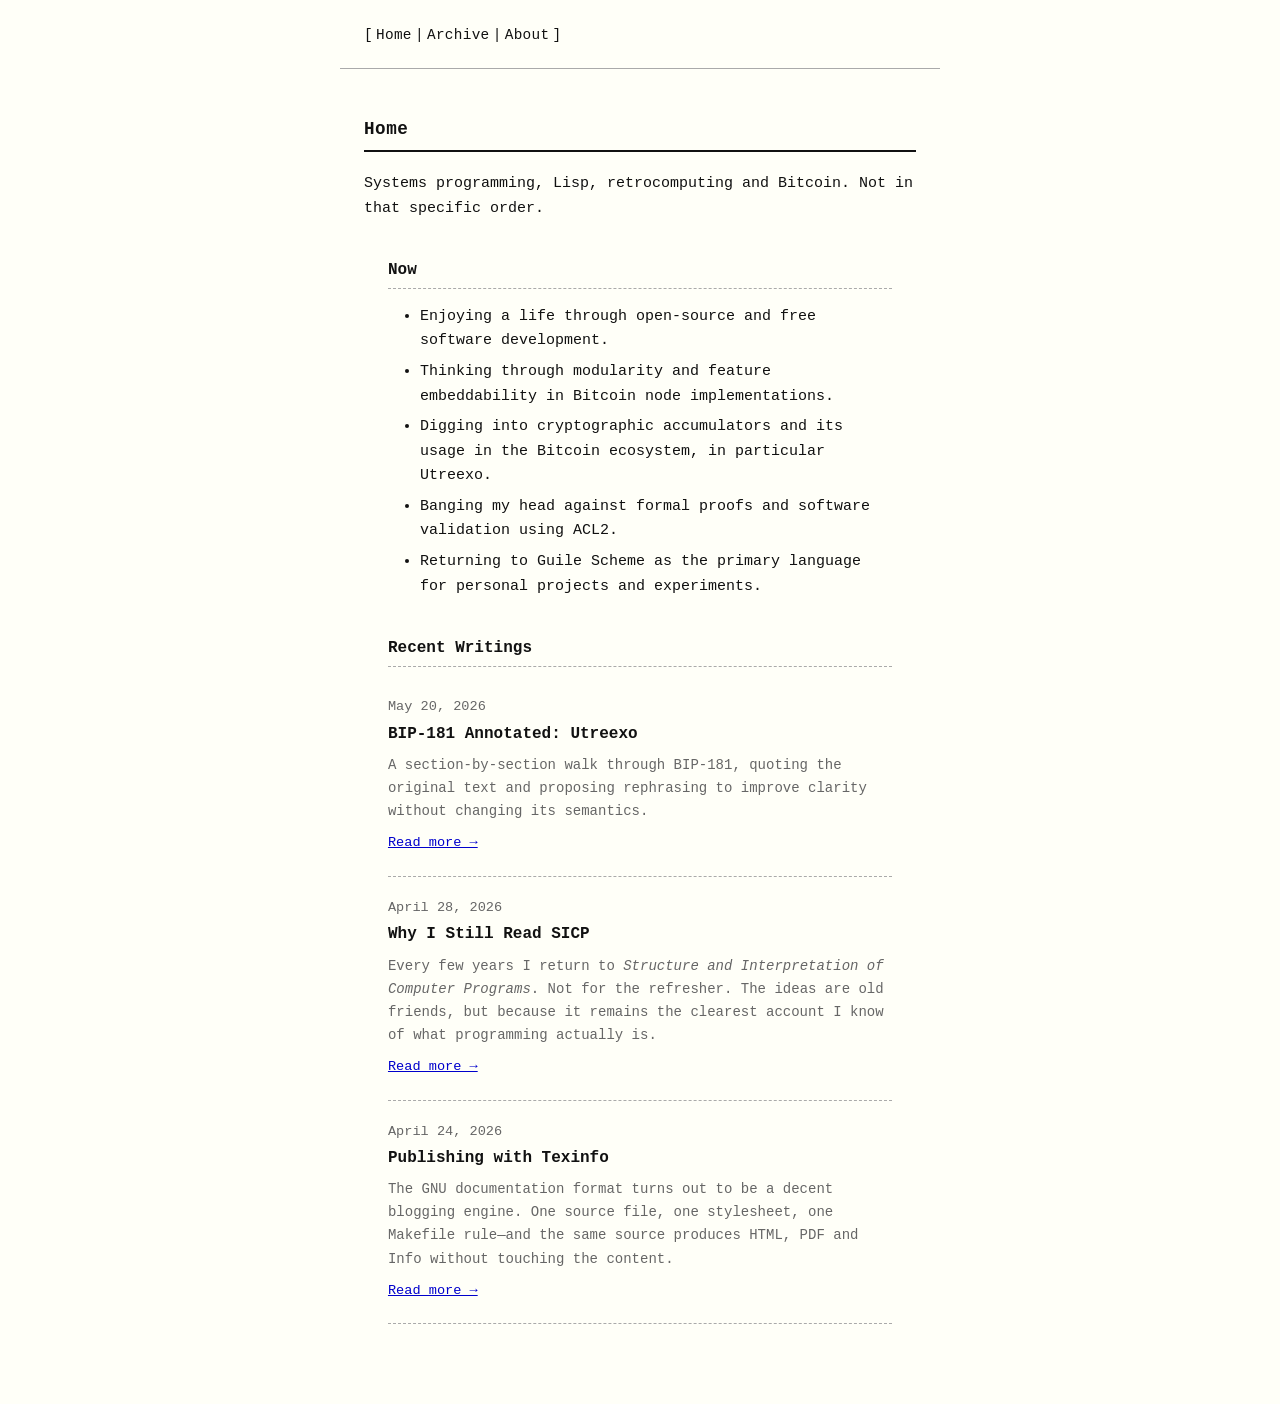
<file: index.html>
<!DOCTYPE html>
<html>
<!-- Created by GNU Texinfo 7.3, https://www.gnu.org/software/texinfo/ -->
<head>
<meta http-equiv="Content-Type" content="text/html; charset=utf-8">
<title>Home &mdash; 0xPage</title>

<meta name="description" content="Home &mdash; 0xPage">
<meta name="keywords" content="Home &mdash; 0xPage">
<meta name="resource-type" content="document">
<meta name="distribution" content="global">
<meta name="Generator" content="texi2any">
<meta name="viewport" content="width=device-width,initial-scale=1">

<link href="#Top" rel="start" title="Top">
<style type="text/css">
a.copiable-link {visibility: hidden; text-decoration: none; line-height: 0em}
span:hover a.copiable-link {visibility: visible}
ul.mark-bullet {list-style-type: disc}
</style>
<link rel="stylesheet" type="text/css" href="css/style.css">


</head>

<body>

<div class="top-level-extent" id="Top">
<h1 class="top" id="g_t0xPage"><span>0xPage<a class="copiable-link" href="#g_t0xPage"> &para;</a></span></h1>

<nav class="site-nav">
  [&thinsp;<a href="index.html">Home</a>&thinsp;|&thinsp;<a href="archive.html">Archive</a>&thinsp;|&thinsp;<a href="about.html">About</a>&thinsp;]
</nav>

<ul class="mini-toc">
<li><a href="#Home">Home</a></li>
</ul>
<div class="unnumbered-level-extent" id="Home">
<h2 class="unnumbered"><span>Home<a class="copiable-link" href="#Home"> &para;</a></span></h2>

<p>Systems programming, Lisp, retrocomputing and Bitcoin. Not in that specific order.
</p>
<ul class="mini-toc">
<li><a href="#Now">Now</a></li>
<li><a href="#Recent-Writings">Recent Writings</a></li>
</ul>
<div class="unnumberedsec-level-extent" id="Now">
<h3 class="unnumberedsec"><span>Now<a class="copiable-link" href="#Now"> &para;</a></span></h3>

<ul class="itemize mark-bullet">
<li>Enjoying a life through open-source and free software development.

</li><li>Thinking through modularity and feature embeddability in Bitcoin node
implementations.

</li><li>Digging into cryptographic accumulators and its usage in the Bitcoin ecosystem, in particular Utreexo.

</li><li>Banging my head against formal proofs and software validation using ACL2.

</li><li>Returning to Guile Scheme as the primary language for personal projects and
experiments.
</li></ul>

</div>
<div class="unnumberedsec-level-extent" id="Recent-Writings">
<h3 class="unnumberedsec"><span>Recent Writings<a class="copiable-link" href="#Recent-Writings"> &para;</a></span></h3>

<div class="post-list">

<article class="post-card">
<div class="post-meta">May 20, 2026</div>
<h2 class="post-title"><a href="article-bip181.html">BIP-181 Annotated: Utreexo</a></h2>
<p class="post-summary">A section-by-section walk through BIP-181, quoting the original text and proposing rephrasing to improve clarity without changing its semantics.</p>
<a class="read-more" href="article-bip181.html">Read more &rarr;</a>
</article>

<article class="post-card">
<div class="post-meta">April 28, 2026</div>
<h2 class="post-title"><a href="article-sicp.html">Why I Still Read SICP</a></h2>
<p class="post-summary">Every few years I return to <em>Structure and Interpretation of
Computer Programs</em>. Not for the refresher. The ideas are old friends, but because it remains the clearest account I know of what programming actually is.</p>
<a class="read-more" href="article-sicp.html">Read more &rarr;</a>
</article>

<article class="post-card">
<div class="post-meta">April 24, 2026</div>
<h2 class="post-title"><a href="article-texinfo.html">Publishing with Texinfo</a></h2>
<p class="post-summary">The GNU documentation format turns out to be a decent
blogging engine. One source file, one stylesheet, one Makefile rule&mdash;and
the same source produces HTML, PDF and Info without touching the content.</p>
<a class="read-more" href="article-texinfo.html">Read more &rarr;</a>
</article>

</div>

<script src="js/highlight.min.js"></script>
<script>
document.querySelectorAll('pre.example-preformatted').forEach(function (el) {
  hljs.highlightElement(el);
});
</script>
</div>
</div>
</div>



</body>
</html>
</file>
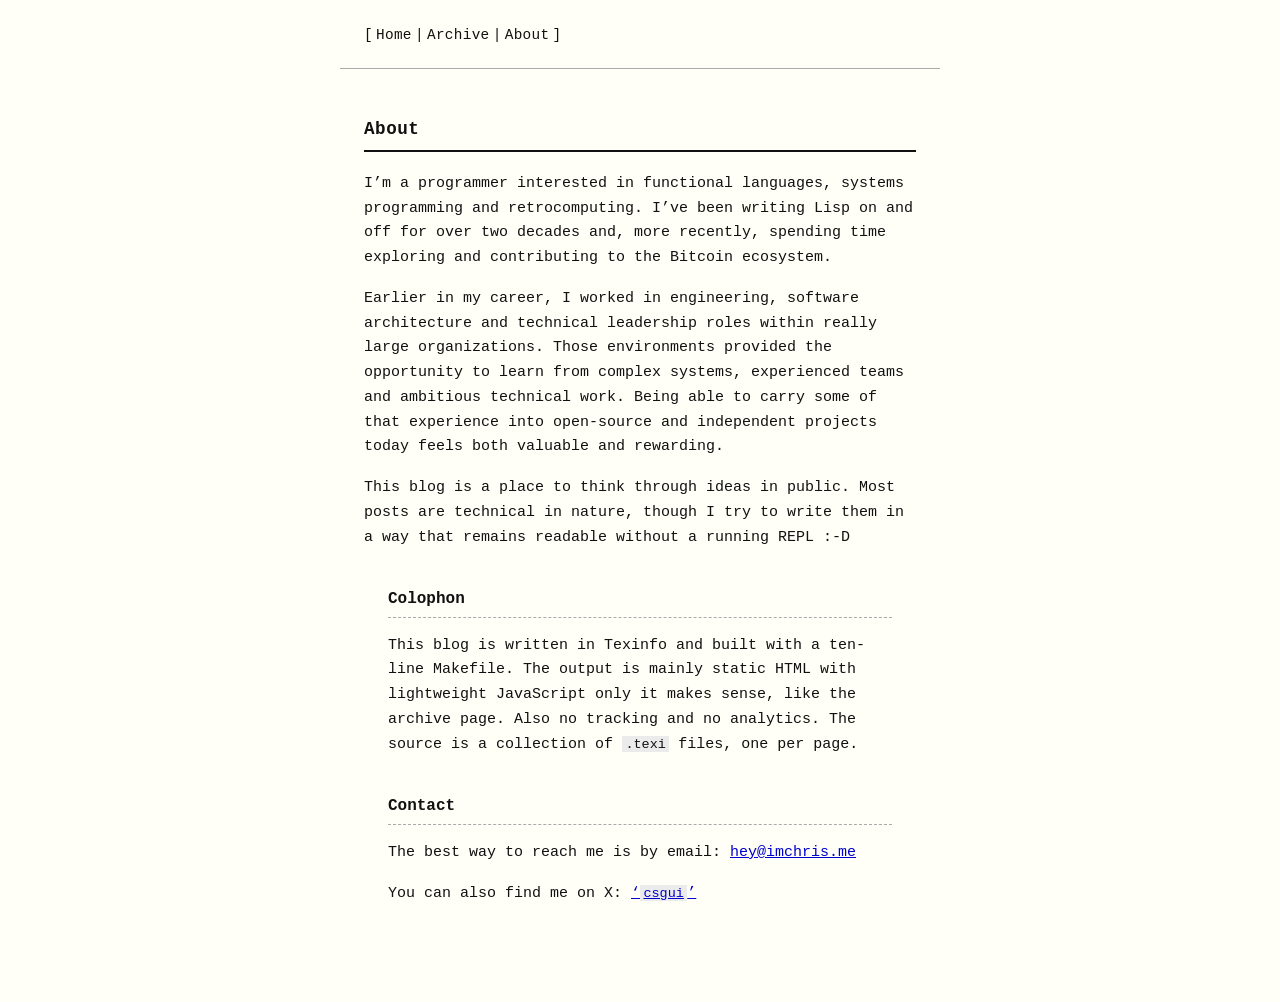
<file: about.html>
<!DOCTYPE html>
<html>
<!-- Created by GNU Texinfo 7.3, https://www.gnu.org/software/texinfo/ -->
<head>
<meta http-equiv="Content-Type" content="text/html; charset=utf-8">
<title>About &mdash; 0xPage</title>

<meta name="description" content="About &mdash; 0xPage">
<meta name="keywords" content="About &mdash; 0xPage">
<meta name="resource-type" content="document">
<meta name="distribution" content="global">
<meta name="Generator" content="texi2any">
<meta name="viewport" content="width=device-width,initial-scale=1">

<link href="#Top" rel="start" title="Top">
<style type="text/css">
a.copiable-link {visibility: hidden; text-decoration: none; line-height: 0em}
span:hover a.copiable-link {visibility: visible}
</style>
<link rel="stylesheet" type="text/css" href="css/style.css">


</head>

<body>

<div class="top-level-extent" id="Top">
<h1 class="top" id="g_t0xPage"><span>0xPage<a class="copiable-link" href="#g_t0xPage"> &para;</a></span></h1>

<nav class="site-nav">
  [&thinsp;<a href="index.html">Home</a>&thinsp;|&thinsp;<a href="archive.html">Archive</a>&thinsp;|&thinsp;<a href="about.html">About</a>&thinsp;]
</nav>

<ul class="mini-toc">
<li><a href="#About">About</a></li>
</ul>
<div class="unnumbered-level-extent" id="About">
<h2 class="unnumbered"><span>About<a class="copiable-link" href="#About"> &para;</a></span></h2>

<p>I’m a programmer interested in functional languages, systems programming and retrocomputing. I’ve been writing Lisp on and off for over two decades and, more recently, spending time exploring and contributing to the Bitcoin ecosystem.
</p>
<p>Earlier in my career, I worked in engineering, software architecture and technical leadership roles within really large organizations. Those environments provided the opportunity to learn from complex systems, experienced teams and ambitious technical work. Being able to carry some of that experience into open-source and independent projects today feels both valuable and rewarding.
</p>
<p>This blog is a place to think through ideas in public. Most posts are technical in nature, though I try to write them in a way that remains readable without a running REPL :-D
</p>
<ul class="mini-toc">
<li><a href="#Colophon">Colophon</a></li>
<li><a href="#Contact">Contact</a></li>
</ul>
<div class="unnumberedsec-level-extent" id="Colophon">
<h3 class="unnumberedsec"><span>Colophon<a class="copiable-link" href="#Colophon"> &para;</a></span></h3>

<p>This blog is written in Texinfo and built with a ten-line Makefile.
The output is mainly static HTML with lightweight JavaScript only it makes sense, like the archive page. Also no tracking and no analytics.
The source is a collection of <samp class="file">.texi</samp> files, one per page.
</p>
</div>
<div class="unnumberedsec-level-extent" id="Contact">
<h3 class="unnumberedsec"><span>Contact<a class="copiable-link" href="#Contact"> &para;</a></span></h3>

<p>The best way to reach me is by email: <a class="email" href="mailto:hey@imchris.me">hey@imchris.me</a>
</p>
<p>You can also find me on X: <a class="uref" href="https://x.com/csgui">&lsquo;<samp class="samp">csgui</samp>&rsquo;</a>
</p>
<script src="js/highlight.min.js"></script>
<script>
document.querySelectorAll('pre.example-preformatted').forEach(function (el) {
  hljs.highlightElement(el);
});
</script>
</div>
</div>
</div>



</body>
</html>
</file>
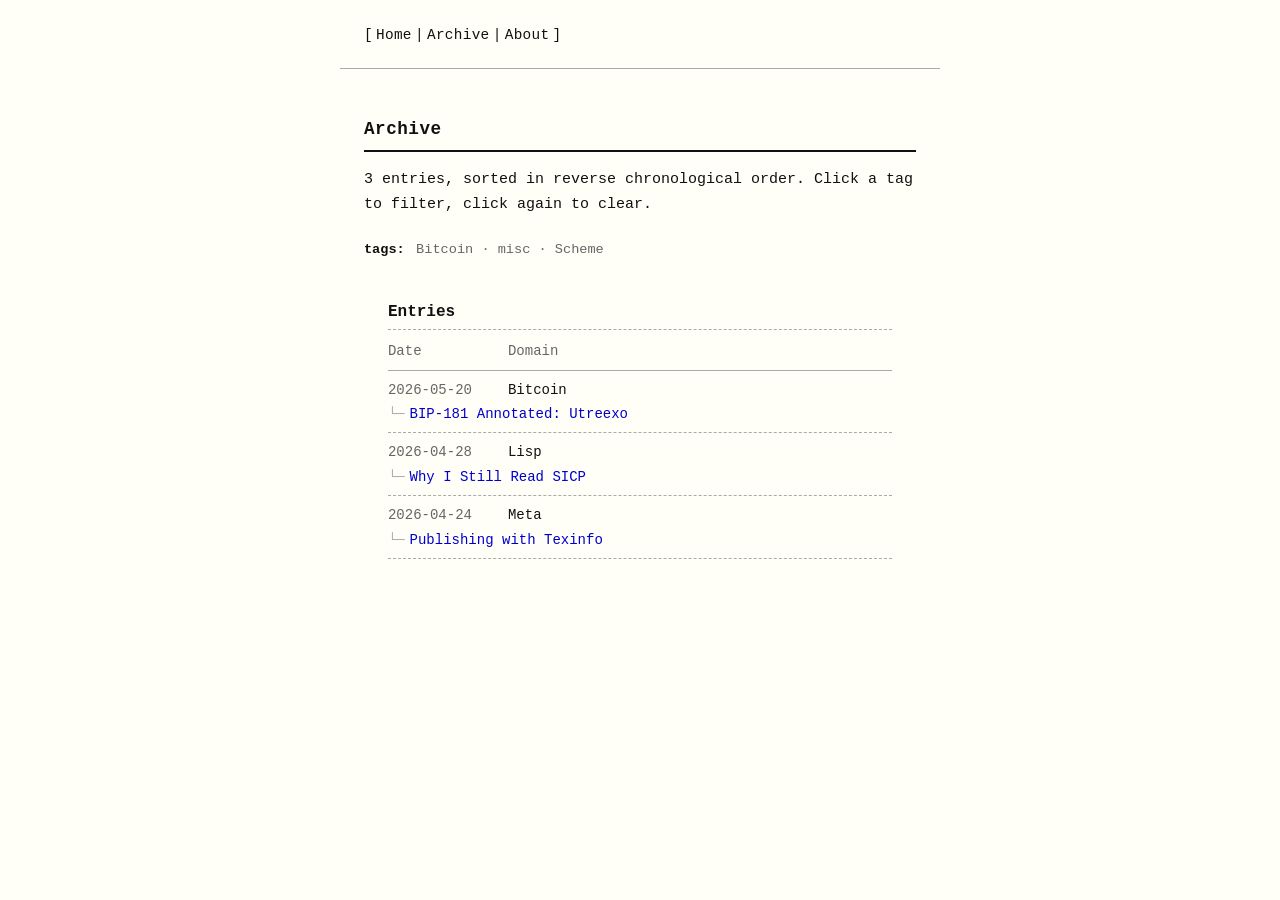
<file: archive.html>
<!DOCTYPE html>
<html>
<!-- Created by GNU Texinfo 7.3, https://www.gnu.org/software/texinfo/ -->
<head>
<meta http-equiv="Content-Type" content="text/html; charset=utf-8">
<title>Archive &mdash; 0xPage</title>

<meta name="description" content="Archive &mdash; 0xPage">
<meta name="keywords" content="Archive &mdash; 0xPage">
<meta name="resource-type" content="document">
<meta name="distribution" content="global">
<meta name="Generator" content="texi2any">
<meta name="viewport" content="width=device-width,initial-scale=1">

<link href="#Top" rel="start" title="Top">
<style type="text/css">
a.copiable-link {visibility: hidden; text-decoration: none; line-height: 0em}
span:hover a.copiable-link {visibility: visible}
</style>
<link rel="stylesheet" type="text/css" href="css/style.css">


</head>

<body>

<div class="top-level-extent" id="Top">
<h1 class="top" id="g_t0xPage"><span>0xPage<a class="copiable-link" href="#g_t0xPage"> &para;</a></span></h1>

<nav class="site-nav">
  [&thinsp;<a href="index.html">Home</a>&thinsp;|&thinsp;<a href="archive.html">Archive</a>&thinsp;|&thinsp;<a href="about.html">About</a>&thinsp;]
</nav>

<ul class="mini-toc">
<li><a href="#Archive">Archive</a></li>
</ul>
<div class="unnumbered-level-extent" id="Archive">
<h2 class="unnumbered"><span>Archive<a class="copiable-link" href="#Archive"> &para;</a></span></h2>

<p class="archive-summary"><span class="archive-count">3 entries</span>, sorted in reverse chronological order. Click a tag to filter, click again to clear.</p>

<div class="tag-cloud">
  <span class="tag-label">tags:</span>
  <span class="tag" data-tag="Bitcoin">Bitcoin</span> &middot;
  <span class="tag" data-tag="misc">misc</span> &middot;
  <span class="tag" data-tag="Scheme">Scheme</span>
</div>

<ul class="mini-toc">
<li><a href="#Entries">Entries</a></li>
</ul>
<div class="unnumberedsec-level-extent" id="Entries">
<h3 class="unnumberedsec"><span>Entries<a class="copiable-link" href="#Entries"> &para;</a></span></h3>

<div class="archive-table">
  <div class="archive-col-header">
    <span>Date</span>
    <span>Domain</span>
  </div>

<div class="archive-entry" data-tags="Bitcoin">
    <div class="entry-meta"><span class="entry-date">2026-05-20</span><span class="entry-domain">Bitcoin</span></div>
    <a class="entry-link" href="article-bip181.html"><span class="tree-char">&#x2514;&#x2500;</span>BIP-181 Annotated: Utreexo</a>
  </div>

  <div class="archive-entry" data-tags="Scheme">
    <div class="entry-meta"><span class="entry-date">2026-04-28</span><span class="entry-domain">Lisp</span></div>
    <a class="entry-link" href="article-sicp.html"><span class="tree-char">&#x2514;&#x2500;</span>Why I Still Read SICP</a>
  </div>

  <div class="archive-entry" data-tags="misc">
    <div class="entry-meta"><span class="entry-date">2026-04-24</span><span class="entry-domain">Meta</span></div>
    <a class="entry-link" href="article-texinfo.html"><span class="tree-char">&#x2514;&#x2500;</span>Publishing with Texinfo</a>
  </div>

</div>

<script src="js/archive.js"></script>

<script src="js/highlight.min.js"></script>
<script>
document.querySelectorAll('pre.example-preformatted').forEach(function (el) {
  hljs.highlightElement(el);
});
</script>
</div>
</div>
</div>



</body>
</html>
</file>
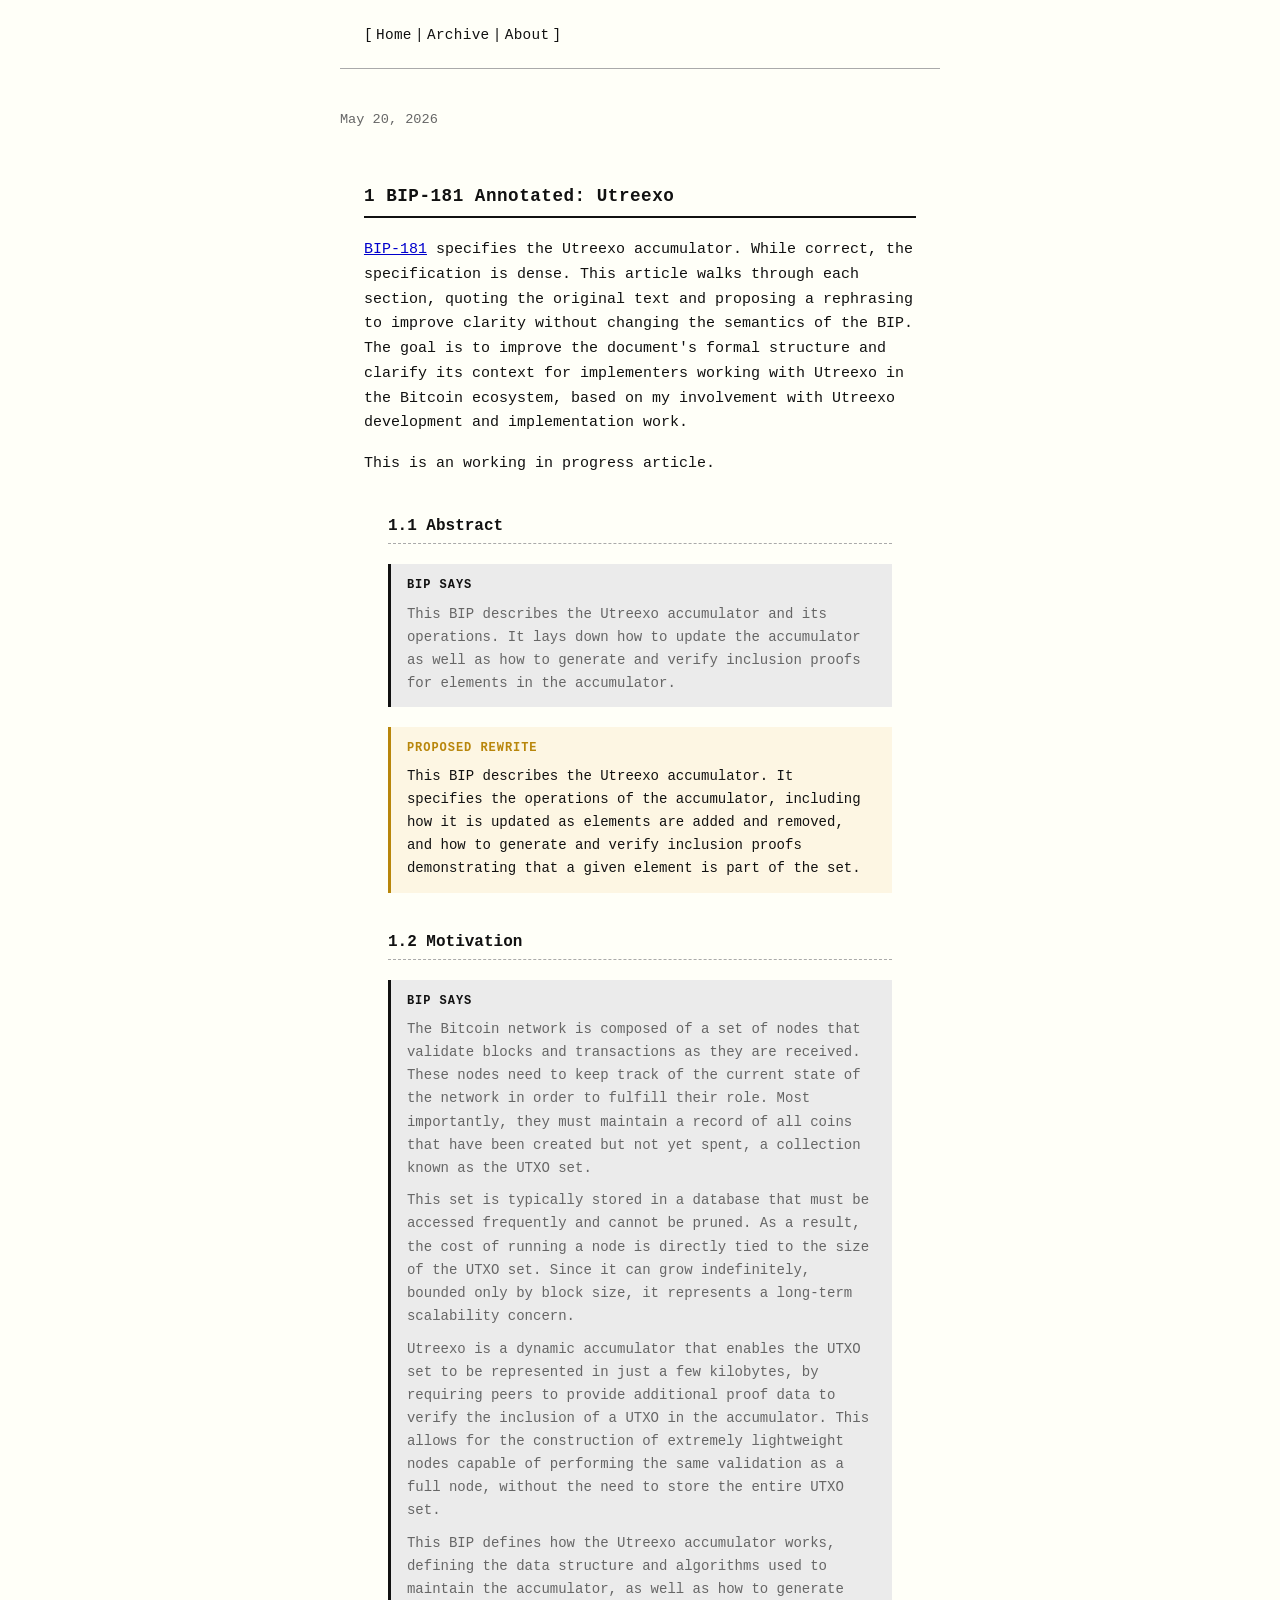
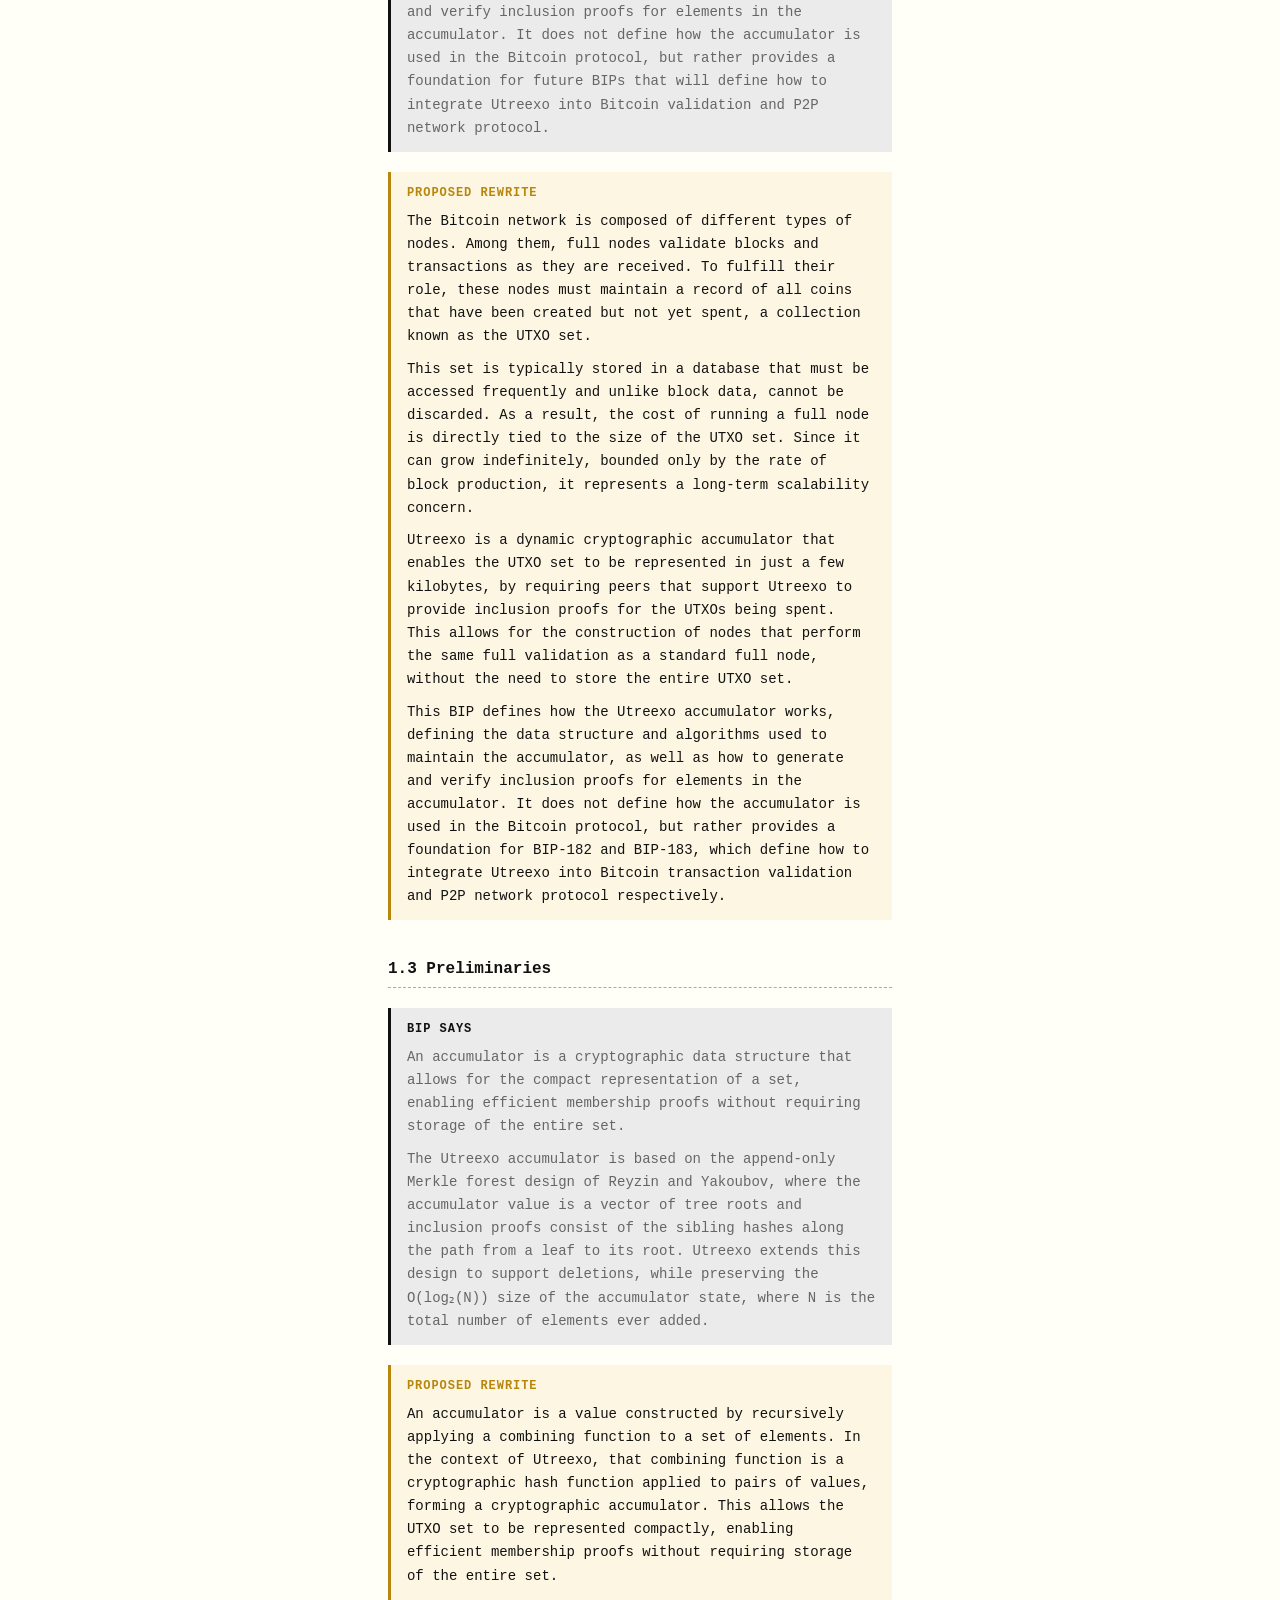
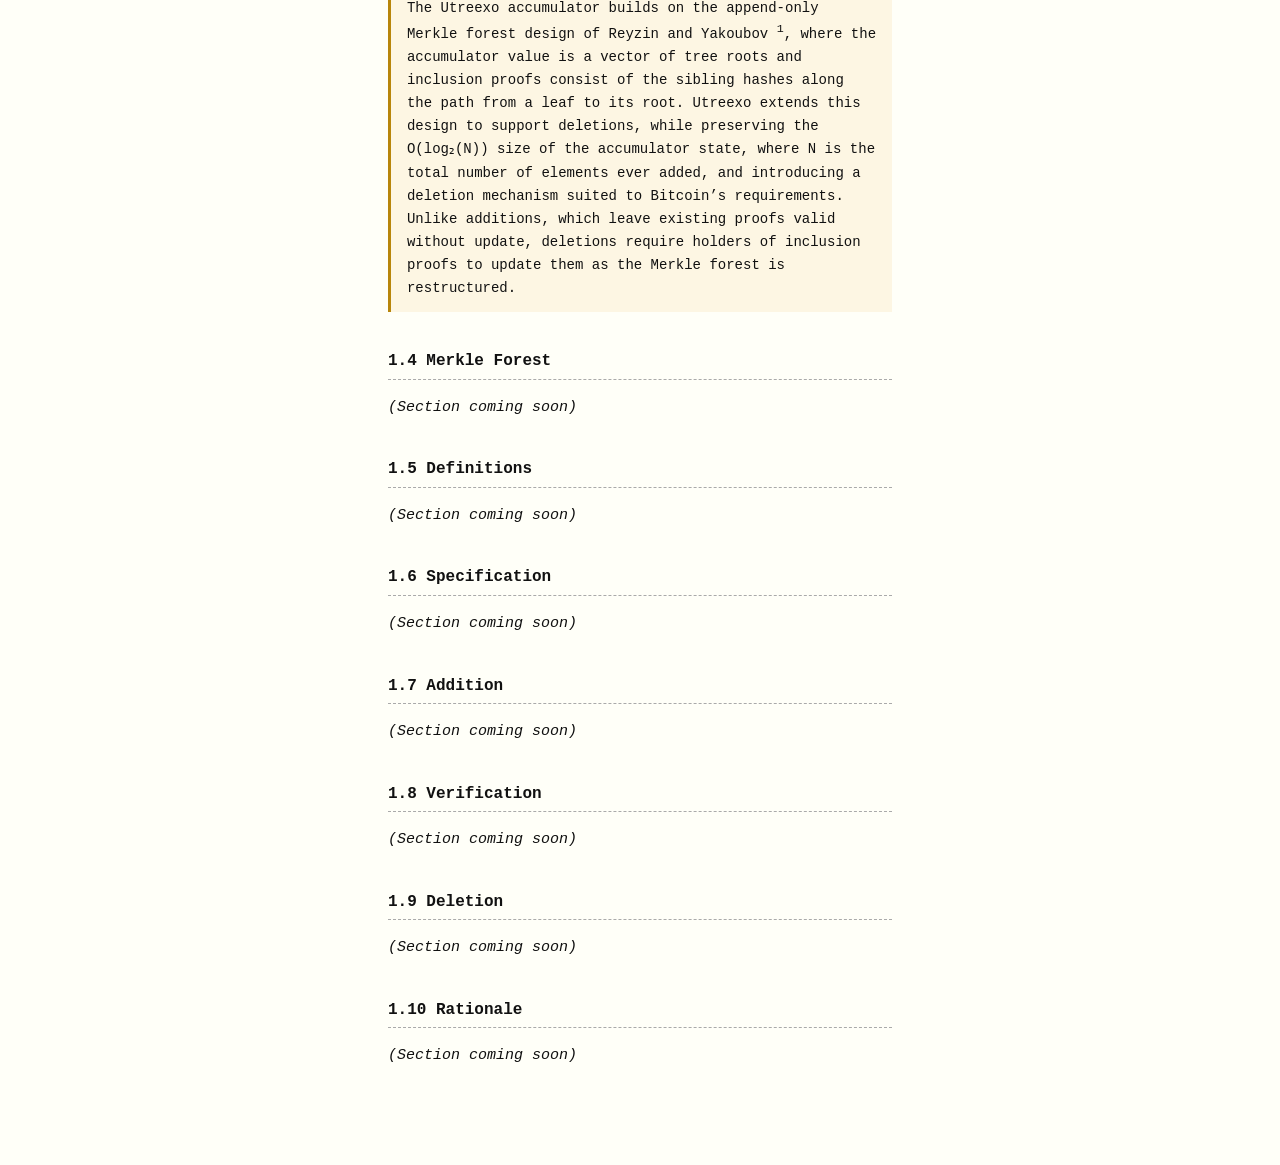
<file: article-bip181.html>
<!DOCTYPE html>
<html>
<!-- Created by GNU Texinfo 7.3, https://www.gnu.org/software/texinfo/ -->
<head>
<meta http-equiv="Content-Type" content="text/html; charset=utf-8">
<title>BIP-181 Annotated: Utreexo for humans &mdash; 0xPage</title>

<meta name="description" content="BIP-181 Annotated: Utreexo for humans &mdash; 0xPage">
<meta name="keywords" content="BIP-181 Annotated: Utreexo for humans &mdash; 0xPage">
<meta name="resource-type" content="document">
<meta name="distribution" content="global">
<meta name="Generator" content="texi2any">
<meta name="viewport" content="width=device-width,initial-scale=1">

<link href="#Top" rel="start" title="Top">
<style type="text/css">
a.copiable-link {visibility: hidden; text-decoration: none; line-height: 0em}
span:hover a.copiable-link {visibility: visible}
</style>
<link rel="stylesheet" type="text/css" href="css/style.css">


</head>

<body>

<div class="top-level-extent" id="Top">
<h1 class="top" id="g_t0xPage"><span>0xPage<a class="copiable-link" href="#g_t0xPage"> &para;</a></span></h1>

<nav class="site-nav">
  [&thinsp;<a href="index.html">Home</a>&thinsp;|&thinsp;<a href="archive.html">Archive</a>&thinsp;|&thinsp;<a href="about.html">About</a>&thinsp;]
</nav>

<div class="post-meta">May 20, 2026</div>

<ul class="mini-toc">
<li><a href="#BIP_002d181-Annotated_003a-Utreexo">BIP-181 Annotated: Utreexo</a></li>
</ul>
<div class="chapter-level-extent" id="BIP_002d181-Annotated_003a-Utreexo">
<h2 class="chapter"><span>1 BIP-181 Annotated: Utreexo<a class="copiable-link" href="#BIP_002d181-Annotated_003a-Utreexo"> &para;</a></span></h2>

<p>
<a href="https://github.com/utreexo/biptreexo/blob/main/bip-0181.md">BIP-181</a>
specifies the Utreexo accumulator. While correct, the specification is dense. This article walks through each section, quoting the original text and proposing a rephrasing to improve clarity without changing the semantics of the BIP. The goal is to improve the document's formal structure and clarify its context for implementers working with Utreexo in the Bitcoin ecosystem, based on my involvement with Utreexo development and implementation work.
</p>
<p>This is an working in progress article.</p>

<ul class="mini-toc">
<li><a href="#Abstract">Abstract</a></li>
<li><a href="#Motivation">Motivation</a></li>
<li><a href="#Preliminaries">Preliminaries</a></li>
<li><a href="#Merkle-Forest">Merkle Forest</a></li>
<li><a href="#Definitions">Definitions</a></li>
<li><a href="#Specification">Specification</a></li>
<li><a href="#Addition">Addition</a></li>
<li><a href="#Verification">Verification</a></li>
<li><a href="#Deletion">Deletion</a></li>
<li><a href="#Rationale">Rationale</a></li>
</ul>
<div class="section-level-extent" id="Abstract">
<h3 class="section"><span>1.1 Abstract<a class="copiable-link" href="#Abstract"> &para;</a></span></h3>

<blockquote class="original">
<span class="original-label">BIP says</span>
<p>
This BIP describes the Utreexo accumulator and its operations. It lays down
how to update the accumulator as well as how to generate and verify inclusion
proofs for elements in the accumulator.
</p>
</blockquote>

<div class="proposed">
<span class="proposed-label">Proposed rewrite</span>
<p>
This BIP describes the Utreexo accumulator. It specifies the operations of the accumulator,
including how it is updated as elements are added and removed, and how to generate and verify
inclusion proofs demonstrating that a given element is part of the set.
</p>
</div>

</div>
<div class="section-level-extent" id="Motivation">
<h3 class="section"><span>1.2 Motivation<a class="copiable-link" href="#Motivation"> &para;</a></span></h3>

<blockquote class="original">
<span class="original-label">BIP says</span>
<p>
The Bitcoin network is composed of a set of nodes that validate blocks and
transactions as they are received. These nodes need to keep track of the
current state of the network in order to fulfill their role. Most
importantly, they must maintain a record of all coins that have been created
but not yet spent, a collection known as the UTXO set.
</p>
<p>
This set is typically stored in a database that must be accessed frequently
and cannot be pruned. As a result, the cost of running a node is directly
tied to the size of the UTXO set. Since it can grow indefinitely, bounded
only by block size, it represents a long-term scalability concern.
</p>
<p>
Utreexo is a dynamic accumulator that enables the UTXO set to be represented
in just a few kilobytes, by requiring peers to provide additional proof data
to verify the inclusion of a UTXO in the accumulator. This allows for the
construction of extremely lightweight nodes capable of performing the same
validation as a full node, without the need to store the entire UTXO set.
</p>
<p>
This BIP defines how the Utreexo accumulator works, defining the data
structure and algorithms used to maintain the accumulator, as well as how to
generate and verify inclusion proofs for elements in the accumulator. It does
not define how the accumulator is used in the Bitcoin protocol, but rather
provides a foundation for future BIPs that will define how to integrate
Utreexo into Bitcoin validation and P2P network protocol.
</p>
</blockquote>

<div class="proposed">
<span class="proposed-label">Proposed rewrite</span>
<p>
The Bitcoin network is composed of different types of nodes. Among them, full nodes validate
blocks and transactions as they are received. To fulfill their role, these nodes must maintain
a record of all coins that have been created but not yet spent, a collection known as the UTXO set.
</p>
<p>
This set is typically stored in a database that must be accessed frequently and unlike block
data, cannot be discarded. As a result, the cost of running a full node is directly tied to
the size of the UTXO set. Since it can grow indefinitely, bounded only by the rate of block
production, it represents a long-term scalability concern.
</p>
<p>
Utreexo is a dynamic cryptographic accumulator that enables the UTXO set to be represented
in just a few kilobytes, by requiring peers that support Utreexo to provide inclusion proofs
for the UTXOs being spent. This allows for the construction of nodes that perform the same
full validation as a standard full node, without the need to store the entire UTXO set.
</p>
<p>
This BIP defines how the Utreexo accumulator works, defining the data structure and algorithms
used to maintain the accumulator, as well as how to generate and verify inclusion proofs for
elements in the accumulator. It does not define how the accumulator is used in the Bitcoin
protocol, but rather provides a foundation for BIP-182 and BIP-183, which define how to
integrate Utreexo into Bitcoin transaction validation and P2P network protocol respectively.
</p>
</div>

</div>
<div class="section-level-extent" id="Preliminaries">
<h3 class="section"><span>1.3 Preliminaries<a class="copiable-link" href="#Preliminaries"> &para;</a></span></h3>

<blockquote class="original">
<span class="original-label">BIP says</span>
<p>
An accumulator is a cryptographic data structure that allows for the compact representation
of a set, enabling efficient membership proofs without requiring storage of the entire set.
</p>
<p>
The Utreexo accumulator is based on the append-only Merkle forest design of Reyzin and
Yakoubov, where the accumulator value is a vector of tree roots and inclusion proofs consist
of the sibling hashes along the path from a leaf to its root. Utreexo extends this design
to support deletions, while preserving the O(log&#x2082;(N)) size of the accumulator state,
where N is the total number of elements ever added.
</p>
</blockquote>

<div class="proposed">
<span class="proposed-label">Proposed rewrite</span>
<p>
An accumulator is a value constructed by recursively applying a combining function to a set
of elements. In the context of Utreexo, that combining function is a cryptographic hash
function applied to pairs of values, forming a cryptographic accumulator. This allows the
UTXO set to be represented compactly, enabling efficient membership proofs without requiring
storage of the entire set.
</p>
<p>
The Utreexo accumulator builds on the append-only Merkle forest design of Reyzin and
Yakoubov&nbsp;<sup>1</sup>, where the accumulator value is a vector of tree roots and inclusion
proofs consist of the sibling hashes along the path from a leaf to its root. Utreexo extends
this design to support deletions, while preserving the O(log&#x2082;(N)) size of the
accumulator state, where N is the total number of elements ever added, and introducing a
deletion mechanism suited to Bitcoin&rsquo;s requirements. Unlike additions, which leave
existing proofs valid without update, deletions require holders of inclusion proofs to update
them as the Merkle forest is restructured.
</p>
</div>

</div>
<div class="section-level-extent" id="Merkle-Forest">
<h3 class="section"><span>1.4 Merkle Forest<a class="copiable-link" href="#Merkle-Forest"> &para;</a></span></h3>

<p><em class="emph">(Section coming soon)</em>
</p>
</div>
<div class="section-level-extent" id="Definitions">
<h3 class="section"><span>1.5 Definitions<a class="copiable-link" href="#Definitions"> &para;</a></span></h3>

<p><em class="emph">(Section coming soon)</em>
</p>
</div>
<div class="section-level-extent" id="Specification">
<h3 class="section"><span>1.6 Specification<a class="copiable-link" href="#Specification"> &para;</a></span></h3>

<p><em class="emph">(Section coming soon)</em>
</p>
</div>
<div class="section-level-extent" id="Addition">
<h3 class="section"><span>1.7 Addition<a class="copiable-link" href="#Addition"> &para;</a></span></h3>

<p><em class="emph">(Section coming soon)</em>
</p>
</div>
<div class="section-level-extent" id="Verification">
<h3 class="section"><span>1.8 Verification<a class="copiable-link" href="#Verification"> &para;</a></span></h3>

<p><em class="emph">(Section coming soon)</em>
</p>
</div>
<div class="section-level-extent" id="Deletion">
<h3 class="section"><span>1.9 Deletion<a class="copiable-link" href="#Deletion"> &para;</a></span></h3>

<p><em class="emph">(Section coming soon)</em>
</p>
</div>
<div class="section-level-extent" id="Rationale">
<h3 class="section"><span>1.10 Rationale<a class="copiable-link" href="#Rationale"> &para;</a></span></h3>

<p><em class="emph">(Section coming soon)</em>
</p>
<script src="js/highlight.min.js"></script>
<script>
document.querySelectorAll('pre.example-preformatted').forEach(function (el) {
  hljs.highlightElement(el);
});
</script>

</div>
</div>
</div>



</body>
</html>
</file>
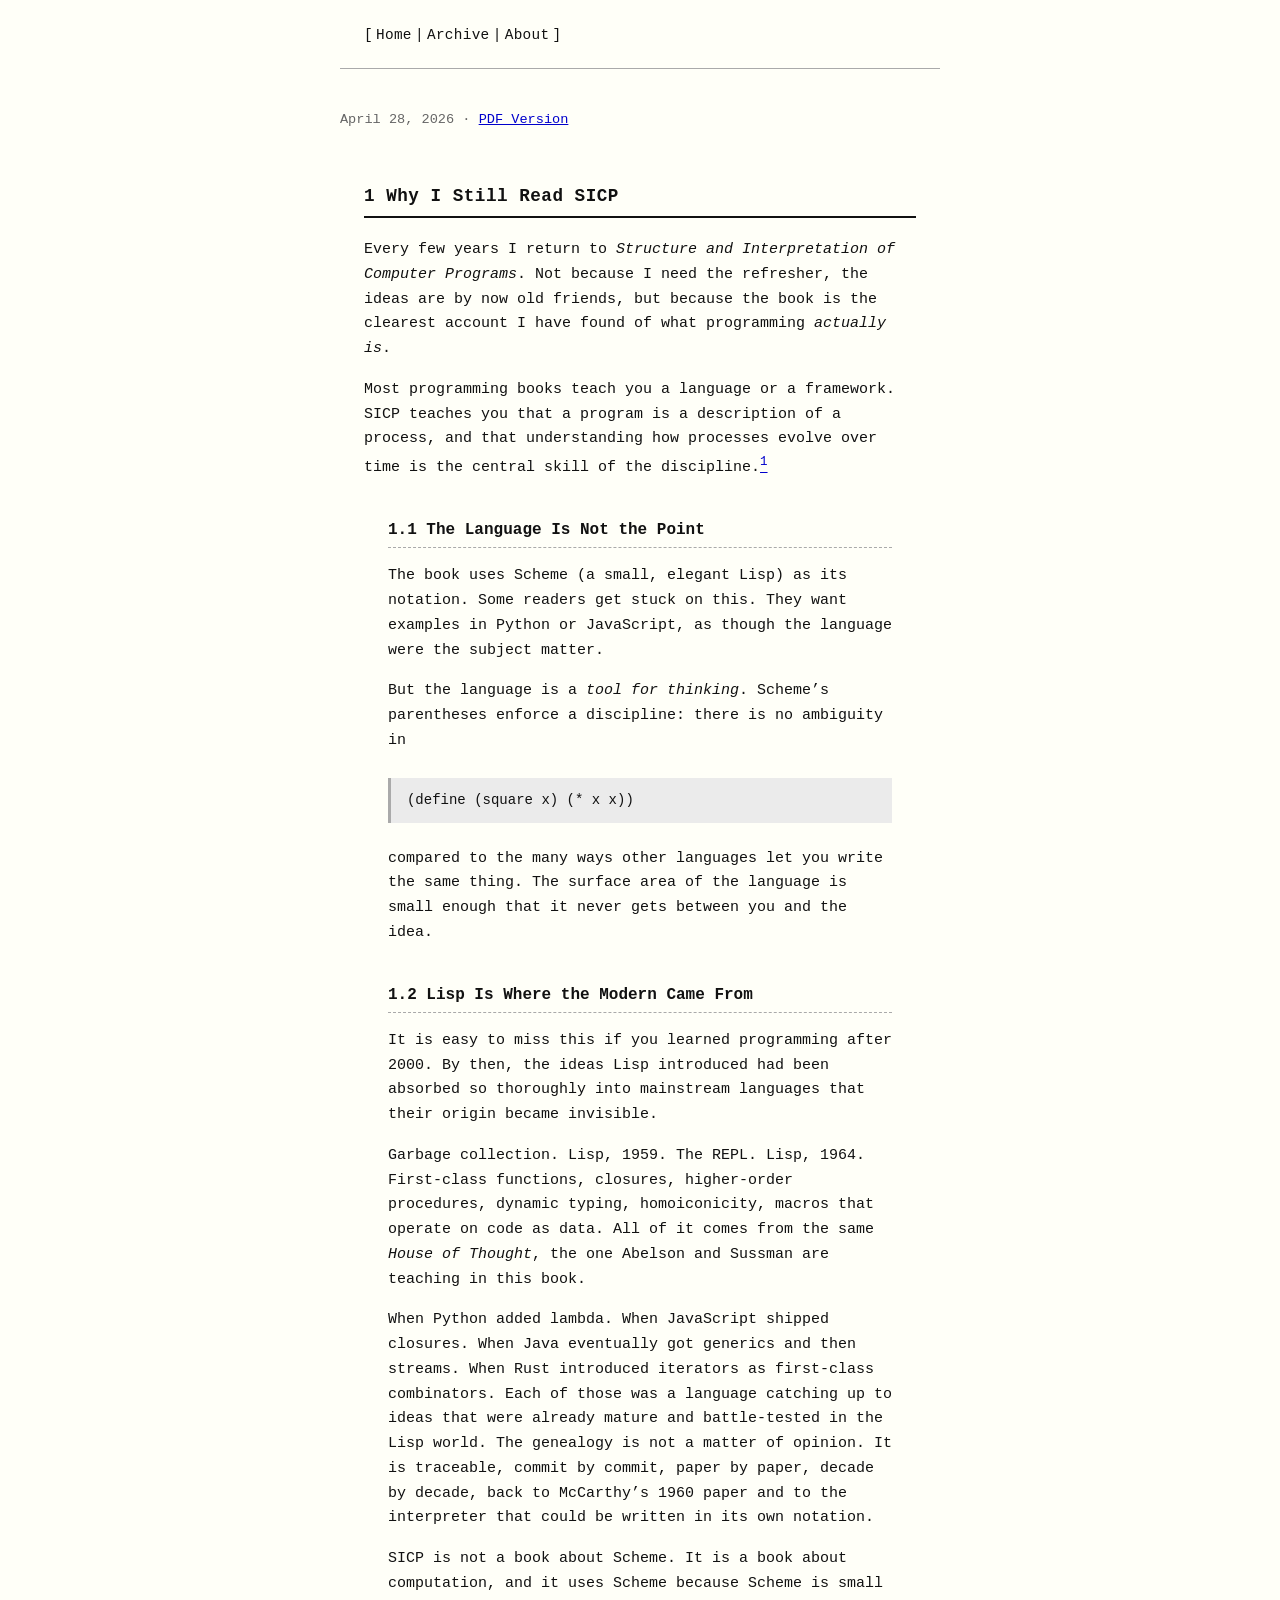
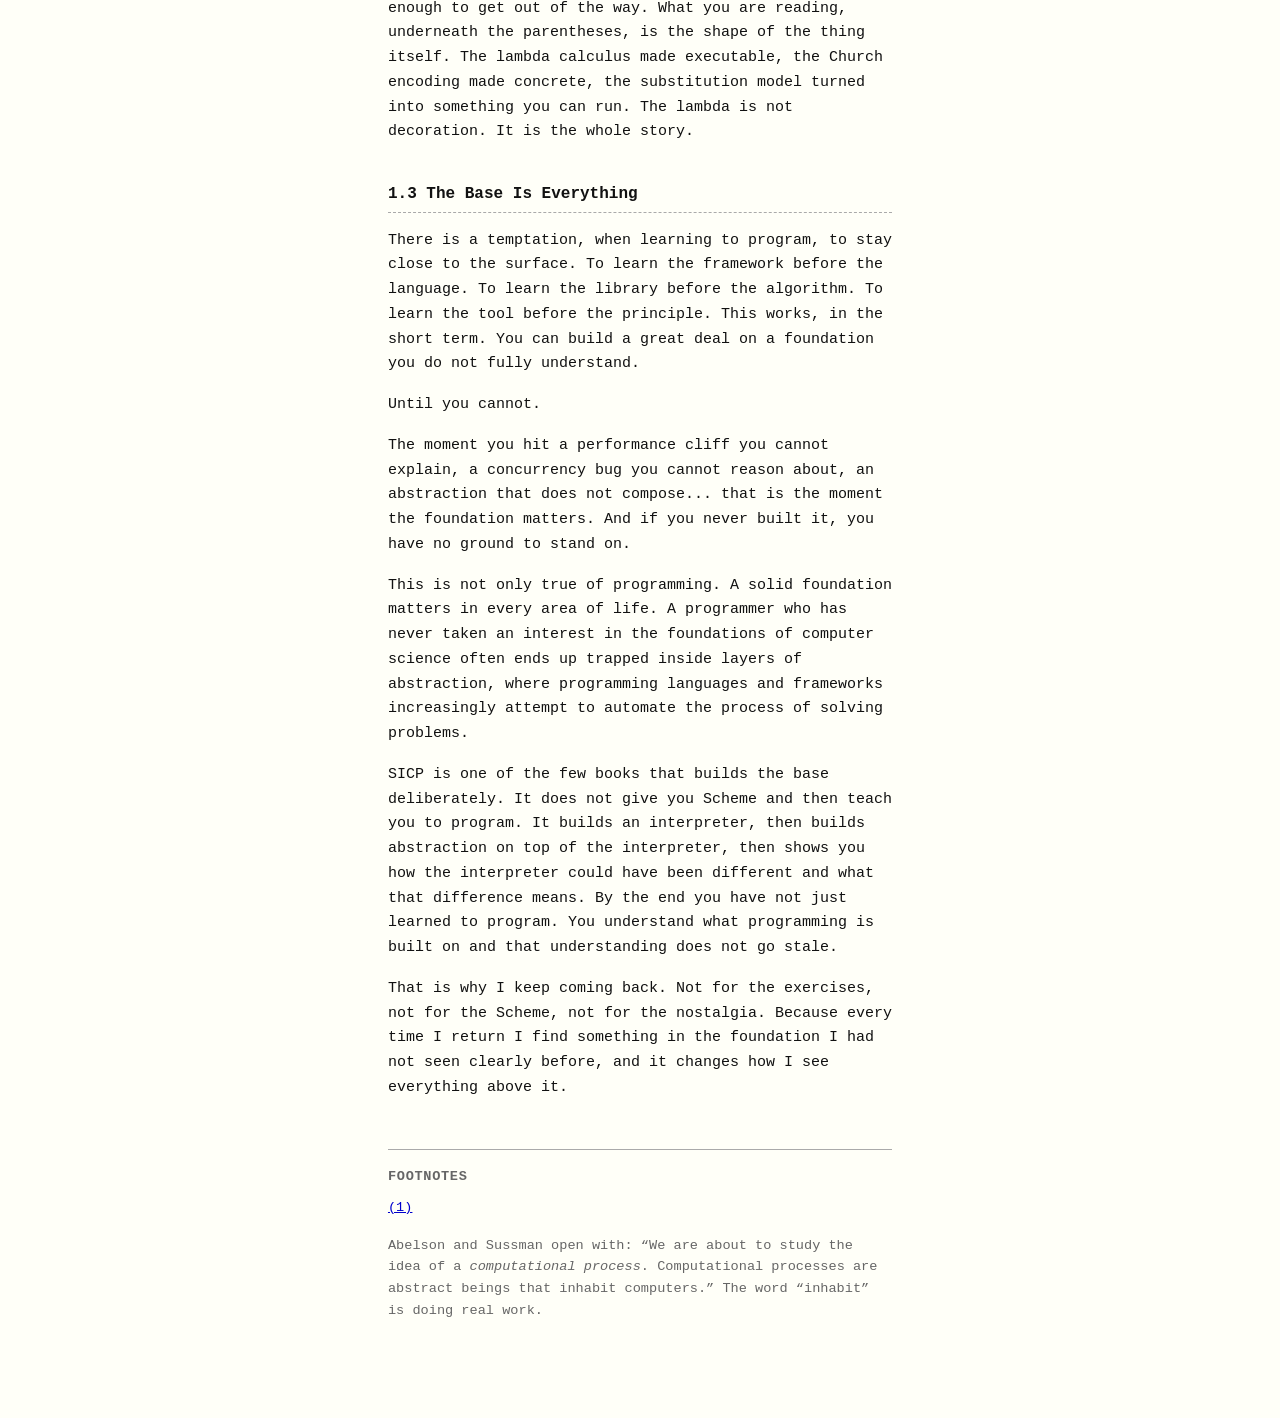
<file: article-sicp.html>
<!DOCTYPE html>
<html>
<!-- Created by GNU Texinfo 7.3, https://www.gnu.org/software/texinfo/ -->
<head>
<meta http-equiv="Content-Type" content="text/html; charset=utf-8">
<title>Why I Still Read SICP &mdash; 0xPage</title>

<meta name="description" content="Why I Still Read SICP &mdash; 0xPage">
<meta name="keywords" content="Why I Still Read SICP &mdash; 0xPage">
<meta name="resource-type" content="document">
<meta name="distribution" content="global">
<meta name="Generator" content="texi2any">
<meta name="viewport" content="width=device-width,initial-scale=1">

<link href="#Top" rel="start" title="Top">
<style type="text/css">
a.copiable-link {visibility: hidden; text-decoration: none; line-height: 0em}
div.example {margin-left: 3.2em}
span:hover a.copiable-link {visibility: visible}
</style>
<link rel="stylesheet" type="text/css" href="css/style.css">


</head>

<body>

<div class="top-level-extent" id="Top">
<h1 class="top" id="g_t0xPage"><span>0xPage<a class="copiable-link" href="#g_t0xPage"> &para;</a></span></h1>

<nav class="site-nav">
  [&thinsp;<a href="index.html">Home</a>&thinsp;|&thinsp;<a href="archive.html">Archive</a>&thinsp;|&thinsp;<a href="about.html">About</a>&thinsp;]
</nav>

<div class="post-meta">April 28, 2026 &middot; <a href="article-sicp.pdf">PDF Version</a></div>


<ul class="mini-toc">
<li><a href="#Why-I-Still-Read-SICP">Why I Still Read SICP</a></li>
</ul>
<div class="chapter-level-extent" id="Why-I-Still-Read-SICP">
<h2 class="chapter"><span>1 Why I Still Read SICP<a class="copiable-link" href="#Why-I-Still-Read-SICP"> &para;</a></span></h2>

<p>Every few years I return to <cite class="cite">Structure and Interpretation of Computer
Programs</cite>. Not because I need the refresher, the ideas are by now old
friends, but because the book is the clearest account I have found of
what programming <em class="emph">actually is</em>.
</p>
<p>Most programming books teach you a language or a framework. SICP teaches
you that a program is a description of a process, and that understanding
how processes evolve over time is the central skill of the
discipline.<a class="footnote" id="DOCF1" href="#FOOT1"><sup>1</sup></a>
</p>
<ul class="mini-toc">
<li><a href="#The-Language-Is-Not-the-Point">The Language Is Not the Point</a></li>
<li><a href="#Lisp-Is-Where-the-Modern-Came-From">Lisp Is Where the Modern Came From</a></li>
<li><a href="#The-Base-Is-Everything">The Base Is Everything</a></li>
</ul>
<div class="section-level-extent" id="The-Language-Is-Not-the-Point">
<h3 class="section"><span>1.1 The Language Is Not the Point<a class="copiable-link" href="#The-Language-Is-Not-the-Point"> &para;</a></span></h3>

<p>The book uses Scheme (a small, elegant Lisp) as its notation. Some
readers get stuck on this. They want examples in Python or JavaScript, as though
the language were the subject matter.
</p>
<p>But the language is a <em class="emph">tool for thinking</em>. Scheme&rsquo;s parentheses
enforce a discipline: there is no ambiguity in
</p>
<div class="example">
<pre class="example-preformatted">(define (square x) (* x x))
</pre></div>

<p>compared to the many ways other languages let you write the same thing.
The surface area of the language is small enough that it never gets between
you and the idea.
</p>
</div>
<div class="section-level-extent" id="Lisp-Is-Where-the-Modern-Came-From">
<h3 class="section"><span>1.2 Lisp Is Where the Modern Came From<a class="copiable-link" href="#Lisp-Is-Where-the-Modern-Came-From"> &para;</a></span></h3>

<p>It is easy to miss this if you learned programming after 2000. By then,
the ideas Lisp introduced had been absorbed so thoroughly into mainstream
languages that their origin became invisible.
</p>
<p>Garbage collection. Lisp, 1959. The REPL. Lisp, 1964. First-class
functions, closures, higher-order procedures, dynamic typing, homoiconicity,
macros that operate on code as data. All of it comes from the same
<em class="emph">House of Thought</em>, the one Abelson and Sussman are teaching in this book.
</p>
<p>When Python added lambda. When JavaScript shipped closures. When Java
eventually got generics and then streams. When Rust introduced iterators
as first-class combinators. Each of those was a language catching up to
ideas that were already mature and battle-tested in the Lisp world. The
genealogy is not a matter of opinion. It is traceable, commit by commit,
paper by paper, decade by decade, back to McCarthy&rsquo;s 1960 paper and to the
interpreter that could be written in its own notation.
</p>
<p>SICP is not a book about Scheme. It is a book about computation, and it
uses Scheme because Scheme is small enough to get out of the way. What
you are reading, underneath the parentheses, is the shape of the thing
itself. The lambda calculus made executable, the Church encoding made
concrete, the substitution model turned into something you can run. The
lambda is not decoration. It is the whole story.
</p>
</div>
<div class="section-level-extent" id="The-Base-Is-Everything">
<h3 class="section"><span>1.3 The Base Is Everything<a class="copiable-link" href="#The-Base-Is-Everything"> &para;</a></span></h3>

<p>There is a temptation, when learning to program, to stay close to the
surface. To learn the framework before the language. To learn the library
before the algorithm. To learn the tool before the principle. This works,
in the short term. You can build a great deal on a foundation you do not
fully understand.
</p>
<p>Until you cannot.
</p>
<p>The moment you hit a performance cliff you cannot explain, a concurrency
bug you cannot reason about, an abstraction that does not compose... that
is the moment the foundation matters. And if you never built it, you
have no ground to stand on.
</p>
<p>This is not only true of programming. A solid foundation matters in every area of life. A programmer who has never taken an interest in the foundations of computer science often ends up trapped inside layers of abstraction, where programming languages and frameworks increasingly attempt to automate the process of solving problems.
</p>
<p>SICP is one of the few books that builds the base deliberately. It does
not give you Scheme and then teach you to program. It builds an
interpreter, then builds abstraction on top of the interpreter, then
shows you how the interpreter could have been different and what that
difference means. By the end you have not just learned to program. You
understand what programming is built on and that understanding does
not go stale.
</p>
<p>That is why I keep coming back. Not for the exercises, not for the
Scheme, not for the nostalgia. Because every time I return I find
something in the foundation I had not seen clearly before, and it
changes how I see everything above it.
</p>
<script src="js/highlight.min.js"></script>
<script>
document.querySelectorAll('pre.example-preformatted').forEach(function (el) {
  hljs.highlightElement(el);
});
</script>
<div class="footnotes-segment">
<hr>
<h4 class="footnotes-heading">Footnotes</h4>

<h5 class="footnote-body-heading"><a id="FOOT1" href="#DOCF1">(1)</a></h5>
<p>Abelson and Sussman open with: &ldquo;We are about to
study the idea of a <em class="emph">computational process</em>. Computational processes
are abstract beings that inhabit computers.&rdquo; The word &ldquo;inhabit&rdquo; is
doing real work.</p>
</div>
</div>
</div>
</div>



</body>
</html>
</file>
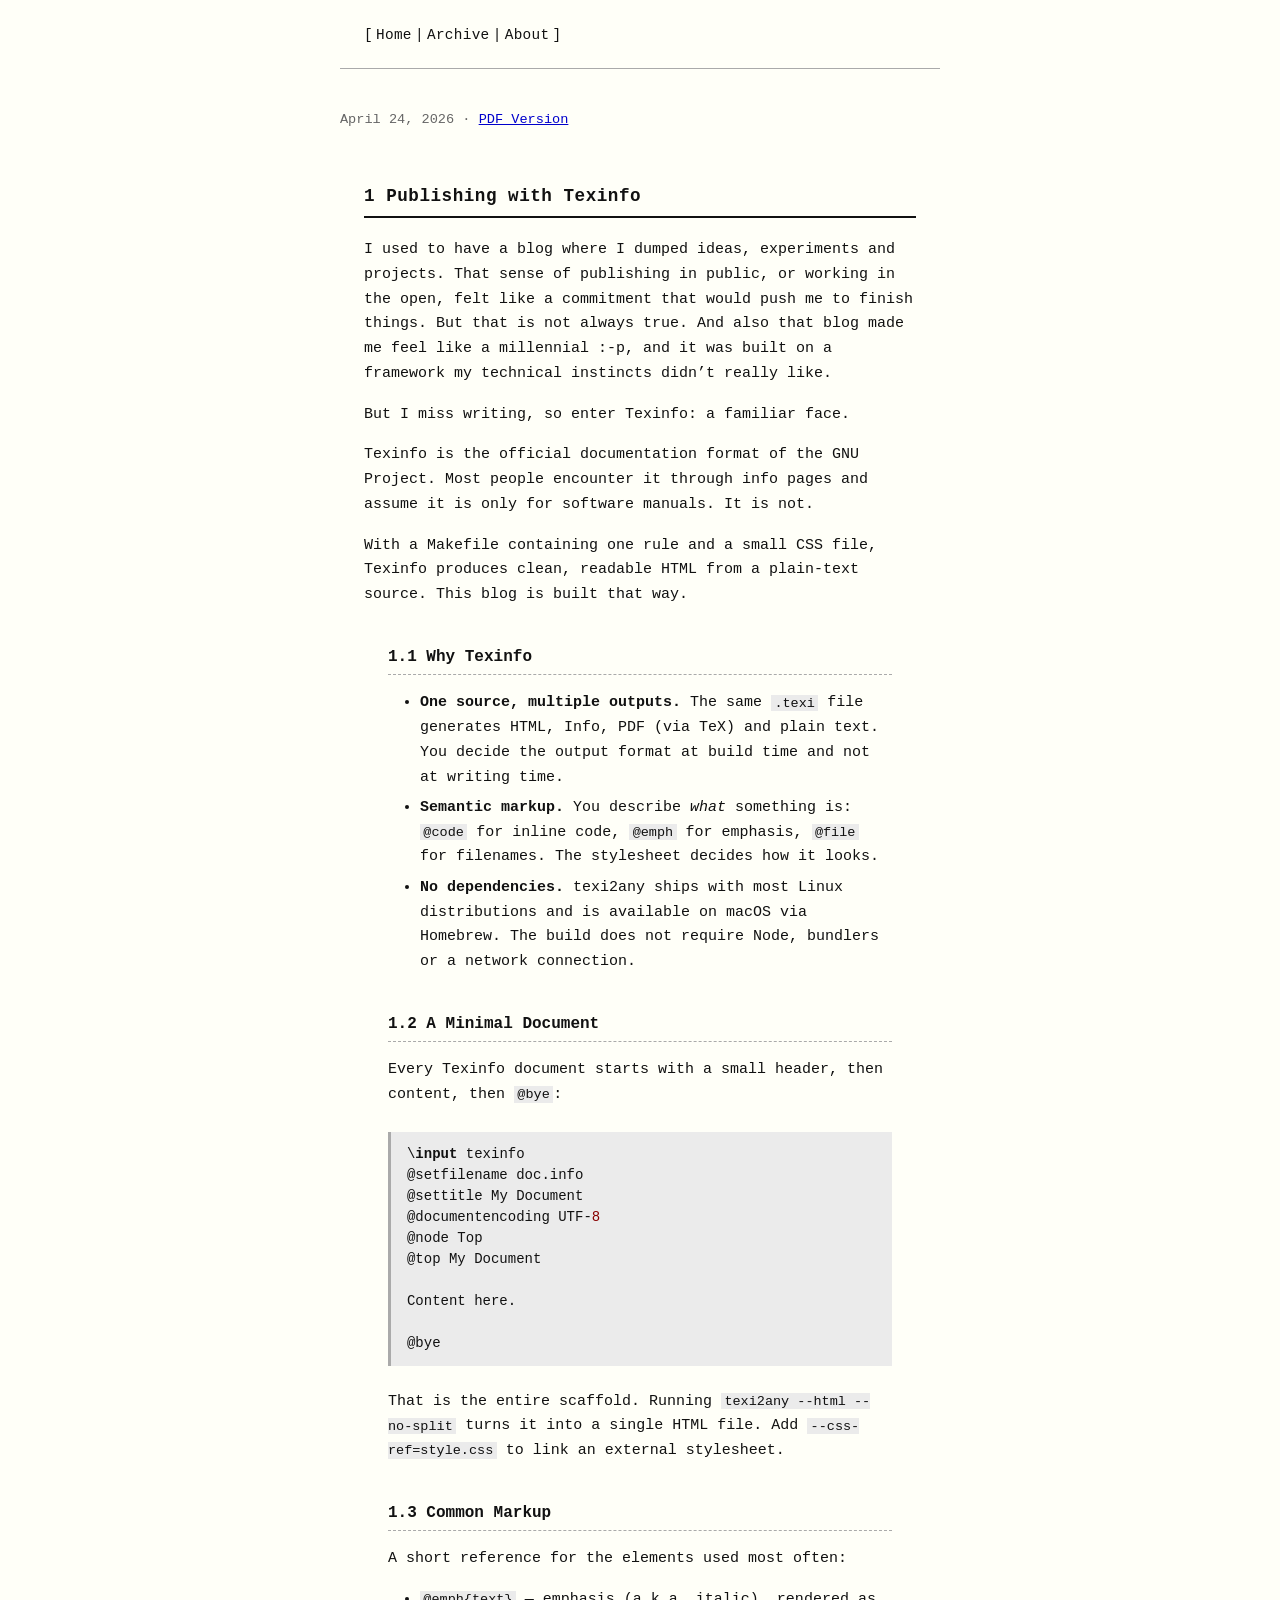
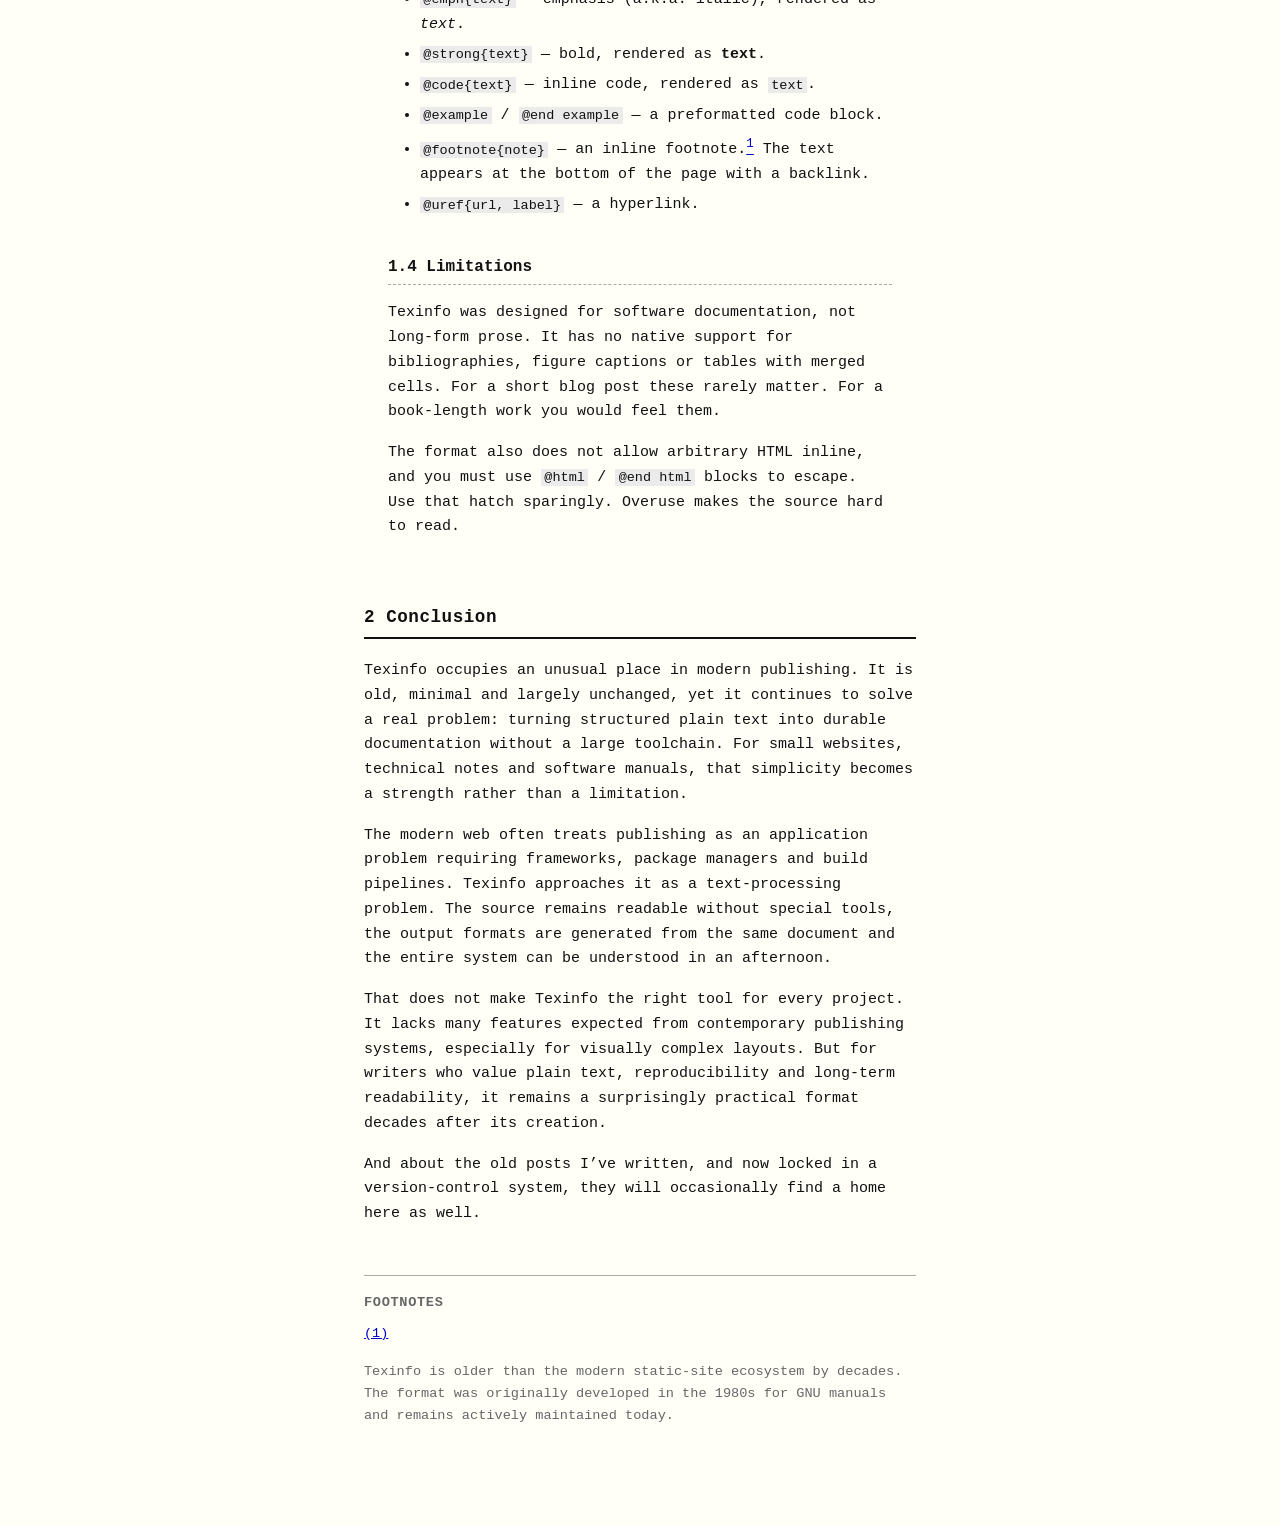
<file: article-texinfo.html>
<!DOCTYPE html>
<html>
<!-- Created by GNU Texinfo 7.3, https://www.gnu.org/software/texinfo/ -->
<head>
<meta http-equiv="Content-Type" content="text/html; charset=utf-8">
<title>Publishing with Texinfo</title>

<meta name="description" content="Publishing with Texinfo">
<meta name="keywords" content="Publishing with Texinfo">
<meta name="resource-type" content="document">
<meta name="distribution" content="global">
<meta name="Generator" content="texi2any">
<meta name="viewport" content="width=device-width,initial-scale=1">

<link href="#Top" rel="start" title="Top">
<style type="text/css">
a.copiable-link {visibility: hidden; text-decoration: none; line-height: 0em}
div.example {margin-left: 3.2em}
span:hover a.copiable-link {visibility: visible}
ul.mark-bullet {list-style-type: disc}
</style>
<link rel="stylesheet" type="text/css" href="css/style.css">


</head>

<body>

<div class="top-level-extent" id="Top">
<h1 class="top" id="g_t0xPage"><span>0xPage<a class="copiable-link" href="#g_t0xPage"> &para;</a></span></h1>

<nav class="site-nav">
  [&thinsp;<a href="index.html">Home</a>&thinsp;|&thinsp;<a href="archive.html">Archive</a>&thinsp;|&thinsp;<a href="about.html">About</a>&thinsp;]
</nav>

<div class="post-meta">April 24, 2026 &middot; <a href="article-texinfo.pdf">PDF Version</a></div>


<ul class="mini-toc">
<li><a href="#Publishing-with-Texinfo">Publishing with Texinfo</a></li>
<li><a href="#Conclusion">Conclusion</a></li>
</ul>
<div class="chapter-level-extent" id="Publishing-with-Texinfo">
<h2 class="chapter"><span>1 Publishing with Texinfo<a class="copiable-link" href="#Publishing-with-Texinfo"> &para;</a></span></h2>

<p>I used to have a blog where I dumped ideas, experiments and projects.
That sense of publishing in public, or working in the open, felt like
a commitment that would push me to finish things. But that is not always true.
And also that blog made me feel like a millennial :-p,
and it was built on a framework my technical instincts didn’t really like.
</p>
<p>But I miss writing, so enter Texinfo: a familiar face.
</p>
<p>Texinfo is the official documentation format of the GNU Project. Most
people encounter it through <code class="command">info</code> pages and assume it is only for
software manuals. It is not.
</p>
<p>With a Makefile containing one rule and a small CSS file, Texinfo produces
clean, readable HTML from a plain-text source. This blog is built that way.
</p>
<ul class="mini-toc">
<li><a href="#Why-Texinfo">Why Texinfo</a></li>
<li><a href="#A-Minimal-Document">A Minimal Document</a></li>
<li><a href="#Common-Markup">Common Markup</a></li>
<li><a href="#Limitations">Limitations</a></li>
</ul>
<div class="section-level-extent" id="Why-Texinfo">
<h3 class="section"><span>1.1 Why Texinfo<a class="copiable-link" href="#Why-Texinfo"> &para;</a></span></h3>

<ul class="itemize mark-bullet">
<li><strong class="strong">One source, multiple outputs.</strong> The same <samp class="file">.texi</samp> file generates
HTML, Info, PDF (via TeX) and plain text. You decide the output format
at build time and not at writing time.

</li><li><strong class="strong">Semantic markup.</strong> You describe <em class="emph">what</em> something is:
<code class="code">@code</code> for inline code, <code class="code">@emph</code> for emphasis, <code class="code">@file</code>
for filenames. The stylesheet decides how it looks.

</li><li><strong class="strong">No dependencies.</strong> <code class="command">texi2any</code> ships with most Linux
distributions and is available on macOS via Homebrew. The build does not require Node,
bundlers or a network connection.
</li></ul>

</div>
<div class="section-level-extent" id="A-Minimal-Document">
<h3 class="section"><span>1.2 A Minimal Document<a class="copiable-link" href="#A-Minimal-Document"> &para;</a></span></h3>

<p>Every Texinfo document starts with a small header, then content, then
<code class="code">@bye</code>:
</p>
<div class="example">
<pre class="example-preformatted">\input texinfo
@setfilename doc.info
@settitle My Document
@documentencoding UTF-8
@node Top
@top My Document

Content here.

@bye
</pre></div>

<p>That is the entire scaffold. Running <code class="code">texi2any --html --no-split</code>
turns it into a single HTML file. Add <code class="code">--css-ref=style.css</code> to link
an external stylesheet.
</p>
</div>
<div class="section-level-extent" id="Common-Markup">
<h3 class="section"><span>1.3 Common Markup<a class="copiable-link" href="#Common-Markup"> &para;</a></span></h3>

<p>A short reference for the elements used most often:
</p>
<ul class="itemize mark-bullet">
<li><code class="code">@emph{text}</code> &mdash; emphasis (a.k.a. italic), rendered as <em class="emph">text</em>.

</li><li><code class="code">@strong{text}</code> &mdash; bold, rendered as <strong class="strong">text</strong>.

</li><li><code class="code">@code{text}</code> &mdash; inline code, rendered as <code class="code">text</code>.

</li><li><code class="code">@example</code> / <code class="code">@end example</code> &mdash; a preformatted code block.

</li><li><code class="code">@footnote{note}</code> &mdash; an inline footnote.<a class="footnote" id="DOCF1" href="#FOOT1"><sup>1</sup></a> The text appears at the bottom of the page with a backlink.

</li><li><code class="code">@uref{url, label}</code> &mdash; a hyperlink.
</li></ul>

</div>
<div class="section-level-extent" id="Limitations">
<h3 class="section"><span>1.4 Limitations<a class="copiable-link" href="#Limitations"> &para;</a></span></h3>

<p>Texinfo was designed for software documentation, not long-form prose. It
has no native support for bibliographies, figure captions or tables with
merged cells. For a short blog post these rarely matter. For a book-length
work you would feel them.
</p>
<p>The format also does not allow arbitrary HTML inline, and you must use
<code class="code">@html</code> / <code class="code">@end html</code> blocks to escape. Use that hatch
sparingly. Overuse makes the source hard to read.
</p>
</div>
</div>
<div class="chapter-level-extent" id="Conclusion">
<h2 class="chapter"><span>2 Conclusion<a class="copiable-link" href="#Conclusion"> &para;</a></span></h2>

<p>Texinfo occupies an unusual place in modern publishing. It is old,
minimal and largely unchanged, yet it continues to solve a real problem:
turning structured plain text into durable documentation without a large
toolchain. For small websites, technical notes and software manuals, that
simplicity becomes a strength rather than a limitation.
</p>
<p>The modern web often treats publishing as an application problem requiring
frameworks, package managers and build pipelines. Texinfo approaches it as
a text-processing problem. The source remains readable without special
tools, the output formats are generated from the same document and the
entire system can be understood in an afternoon.
</p>
<p>That does not make Texinfo the right tool for every project. It lacks many
features expected from contemporary publishing systems, especially for
visually complex layouts. But for writers who value plain text,
reproducibility and long-term readability, it remains a surprisingly
practical format decades after its creation.
</p>
<p>And about the old posts I’ve written, and now locked in a version-control system,
they will occasionally find a home here as well.
</p>
<script src="js/highlight.min.js"></script>
<script>
document.querySelectorAll('pre.example-preformatted').forEach(function (el) {
  hljs.highlightElement(el);
});
</script>
<div class="footnotes-segment">
<hr>
<h4 class="footnotes-heading">Footnotes</h4>

<h5 class="footnote-body-heading"><a id="FOOT1" href="#DOCF1">(1)</a></h5>
<p>Texinfo is
older than the modern static-site ecosystem by decades. The format was
originally developed in the 1980s for GNU manuals and remains actively
maintained today.</p>
</div>
</div>
</div>



</body>
</html>
</file>
<file: css/style.css>
:root {
    --bg:      #fffff8;
    --text:    #111111;
    --muted:   #666666;
    --link:    #0000cc;
    --visited: #0000cc;
    --border:  #aaaaaa;
    --code-bg: #ebebeb;
    --max-width: 72ch;
}

html { overflow-y: scroll; }

* { box-sizing: border-box; margin: 0; padding: 0; }

body {
    font-family: 'Courier New', Courier, monospace;
    font-size: 15px;
    line-height: 1.65;
    color: var(--text);
    background: var(--bg);
}

/* ---------- layout ---------- */

nav.site-nav,
.top-level-extent,
.chapter-level-extent,
.unnumbered-level-extent,
.section-level-extent,
.unnumberedsec-level-extent {
    max-width: var(--max-width);
    margin: 0 auto;
    padding-left: 1.5rem;
    padding-right: 1.5rem;
}

.top-level-extent              { padding-bottom: 5rem; }
.chapter-level-extent,
.unnumbered-level-extent       { padding-top: 2.5rem; }

/* ---------- nav ---------- */

nav.site-nav {
    padding-top: 1.5rem;
    padding-bottom: 1.25rem;
    border-bottom: 1px solid var(--border);
    font-size: 0.9rem;
    letter-spacing: 0.02em;
}

nav.site-nav a       { color: var(--text); text-decoration: none; }
nav.site-nav a:hover { text-decoration: underline; }

/* ---------- hide texi2any boilerplate ---------- */

h1.top, p.nav-panel, ul.mini-toc { display: none; }

/* ---------- links ---------- */

a          { color: var(--link); }
a:visited  { color: var(--visited); }
a:hover    { text-decoration: underline; }

/* ---------- body text ---------- */

p { margin: 1rem 0; }

em.emph       { font-style: italic; }
strong.strong { font-weight: bold; }
cite.cite     { font-style: italic; }

/* ---------- headings ---------- */

h2.chapter, h2.unnumbered {
    font-family: 'Courier New', Courier, monospace;
    font-size: 1.1rem;
    font-weight: bold;
    margin: 0.4rem 0 1.25rem;
    padding-bottom: 0.35rem;
    border-bottom: 2px solid var(--text);
    letter-spacing: 0.03em;
}

h3.section, h3.unnumberedsec {
    font-family: 'Courier New', Courier, monospace;
    font-size: 1rem;
    font-weight: bold;
    margin: 2.25rem 0 0.6rem;
    padding-bottom: 0.25rem;
    border-bottom: 1px dashed var(--border);
}

/* ---------- post meta (date) ---------- */

.post-meta {
    font-size: 0.85rem;
    color: var(--muted);
    margin-top: 2.5rem;
    margin-bottom: 0.25rem;
}

/* ---------- home page ---------- */


.post-list { display: flex; flex-direction: column; }

.post-card {
    padding: 1.25rem 0;
    border-bottom: 1px dashed var(--border);
}

.post-card .post-meta { margin-top: 0; }

h2.post-title {
    font-family: 'Courier New', Courier, monospace;
    font-size: 1rem;
    font-weight: bold;
    margin: 0.2rem 0 0.5rem;
    line-height: 1.45;
}

h2.post-title a         { color: var(--text); text-decoration: none; }
h2.post-title a:hover   { text-decoration: underline; }
h2.post-title a:visited { color: var(--visited); }

p.post-summary { font-size: 0.875rem; color: var(--muted); margin: 0 0 0.5rem; }

a.read-more { font-size: 0.85rem; }

/* ---------- archive ---------- */

.archive-summary {
    margin: -0.25rem 0 1.25rem;
}

.tag-cloud {
    font-size: 0.85rem;
    color: var(--muted);
    line-height: 1.9;
    margin-bottom: 2rem;
}

.tag-label { font-weight: bold; margin-right: 0.2rem; color: var(--text); }

.tag         { cursor: pointer; }
.tag:hover   { color: var(--text); text-decoration: underline; }
.tag.active  { color: var(--text); font-weight: bold; text-decoration: underline; text-underline-offset: 2px; }

.archive-table {
    font-family: 'Courier New', Courier, monospace;
    font-size: 0.875rem;
}

.archive-col-header {
    display: grid;
    grid-template-columns: 7.5rem 1fr;
    color: var(--muted);
    padding-bottom: 0.4rem;
    border-bottom: 1px solid var(--border);
}

.archive-entry {
    padding: 0.5rem 0;
    border-bottom: 1px dashed var(--border);
}

.entry-meta {
    display: grid;
    grid-template-columns: 7.5rem 1fr;
    margin-bottom: 0.2rem;
}

.entry-date   { color: var(--muted); }
.entry-domain { color: var(--text); }

.entry-link {
    display: block;
    font-family: 'Courier New', Courier, monospace;
    font-size: 0.875rem;
    color: var(--link);
    text-decoration: none;
    line-height: 1.4;
}

.entry-link:hover   { text-decoration: underline; }
.entry-link:visited { color: var(--visited); }

.tree-char { color: var(--border); margin-right: 0.3rem; }

/* ---------- code ---------- */

code.code, samp, kbd {
    font-family: 'Courier New', Courier, monospace;
    font-size: 0.9em;
    background: var(--code-bg);
    padding: 0.05em 0.25em;
}

div.example { margin: 1.5rem 0; }

pre.example-preformatted {
    font-family: 'Courier New', Courier, monospace;
    font-size: 0.875rem;
    line-height: 1.5;
    background: var(--code-bg);
    border-left: 3px solid var(--border);
    padding: 0.75rem 1rem;
    overflow-x: auto;
    white-space: pre;
}

/* ---------- lists ---------- */

ul.itemize      { margin: 1rem 0 1rem 2rem; list-style: disc; }
ul.itemize li   { margin: 0.35rem 0; }

/* ---------- footnotes ---------- */

div.footnotes-segment > hr {
    display: none;
}

div.footnotes-segment {
    margin-top: 3rem;
    padding-top: 1rem;
    border-top: 1px solid var(--border);
    font-size: 0.85rem;
    color: var(--muted);
    line-height: 1.6;
}

h4.footnotes-heading {
    font-size: 0.85rem;
    font-weight: bold;
    text-transform: uppercase;
    letter-spacing: 0.05em;
    margin-bottom: 0.4rem;
}

h5.footnote-body-heading {
    font-size: 0.85rem;
    font-weight: normal;
    margin: 0.6rem 0 0.1rem;
}

/* ---------- annotation callouts ---------- */

.preamble {
    color: var(--muted);
    font-size: 0.9rem;
    margin-bottom: 2rem;
    border-left: 3px solid var(--border);
    padding-left: 0.75rem;
}

.original {
    margin: 1.25rem 0;
    padding: 0.75rem 1rem;
    border-left: 3px solid var(--text);
    background: var(--code-bg);
    font-size: 0.875rem;
    color: var(--muted);
}

.original p { margin: 0.6rem 0; }
.original p:first-of-type { margin-top: 0.4rem; }
.original p:last-child    { margin-bottom: 0; }

.original-label {
    display: block;
    font-size: 0.75rem;
    font-weight: bold;
    text-transform: uppercase;
    letter-spacing: 0.08em;
    color: var(--text);
    margin-bottom: 0.4rem;
}

.proposed {
    margin: 1.25rem 0;
    padding: 0.75rem 1rem;
    border-left: 3px solid #b8860b;
    background: #fdf6e3;
    font-size: 0.875rem;
}

.proposed p  { margin: 0.6rem 0; }
.proposed p:first-of-type { margin-top: 0.4rem; }
.proposed p:last-child    { margin-bottom: 0; }

.proposed ul.itemize { margin: 0.5rem 0 0.5rem 1.5rem; }

.proposed-label {
    display: block;
    font-size: 0.75rem;
    font-weight: bold;
    text-transform: uppercase;
    letter-spacing: 0.08em;
    color: #b8860b;
    margin-bottom: 0.4rem;
}

/* ---------- copiable anchors ---------- */

a.copiable-link { display: none; }

/* ---------- syntax highlighting (highlight.js retro theme) ---------- */

.hljs-keyword,
.hljs-built_in   { font-weight: bold; }

.hljs-string,
.hljs-doctag     { color: #005500; }

.hljs-comment    { color: #777777; font-style: italic; }

.hljs-number,
.hljs-literal    { color: #880000; }

.hljs-title,
.hljs-title.function__ { color: inherit; font-weight: bold; }

.hljs-params,
.hljs-variable,
.hljs-attr       { color: inherit; }

.hljs-operator,
.hljs-punctuation { color: inherit; }
</file>
